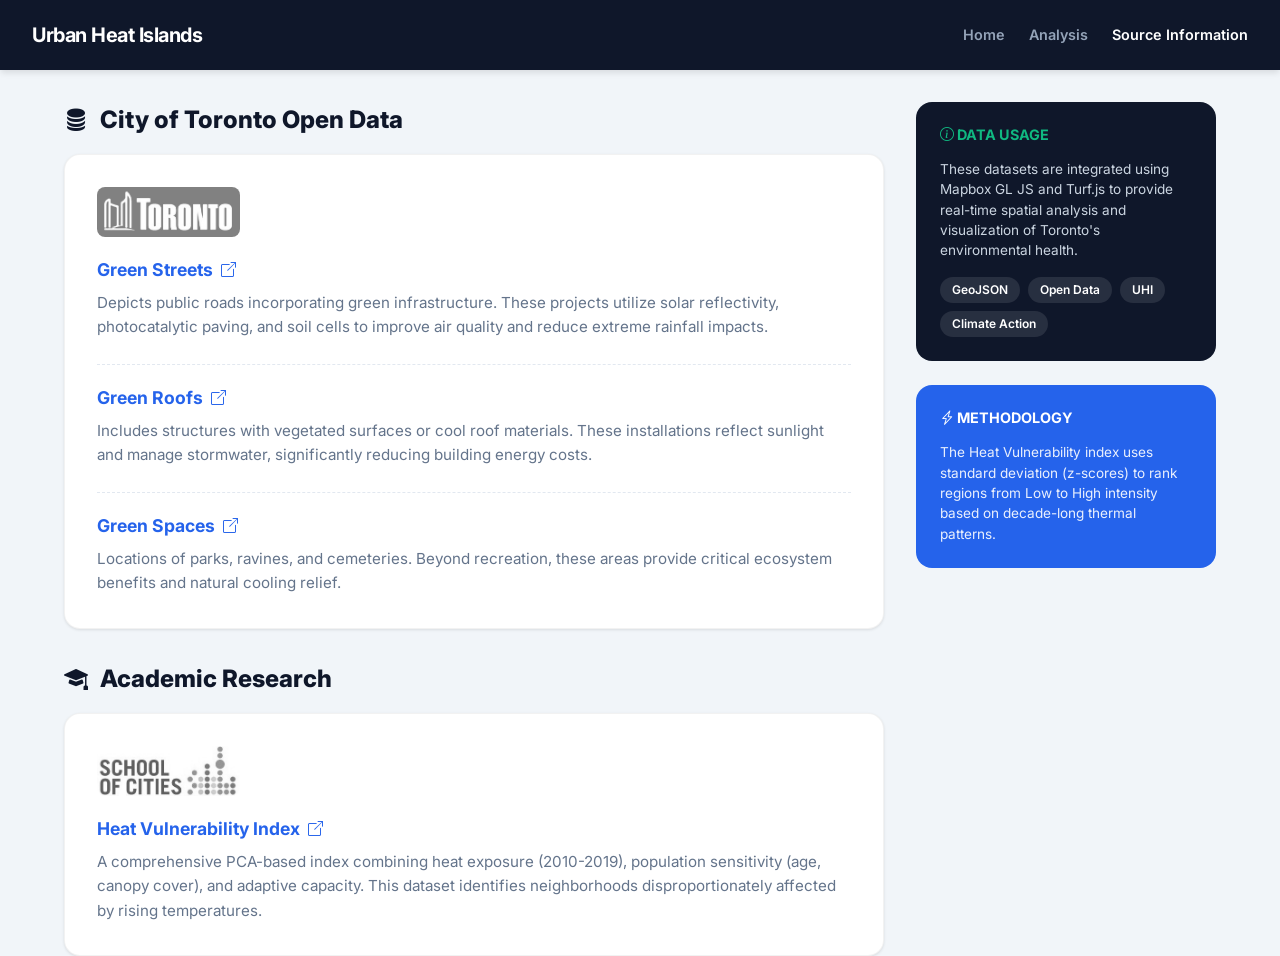
<file: source.html>
<!DOCTYPE html>
<html lang="en">
<head>
    <meta charset="UTF-8">
    <meta name="viewport" content="width=device-width, initial-scale=1.0">
    <title>Sources | Urban Heat Islands</title>
    
    <!-- Fonts & Icons -->
    <link href="https://fonts.googleapis.com/css2?family=Inter:wght@400;600;700&display=swap" rel="stylesheet">
    <link rel="stylesheet" href="https://cdn.jsdelivr.net/npm/bootstrap-icons/font/bootstrap-icons.css">
    <link rel="stylesheet" href="https://cdn.jsdelivr.net/npm/bootstrap@5.3.3/dist/css/bootstrap.min.css">
    
    <style>
        :root {
            --primary: #2563eb;
            --accent: #10b981;
            --dark: #0f172a;
            --sidebar: #1e293b;
            --card-bg: #ffffff;
            --text-main: #1e293b;
            --text-muted: #64748b;
            --bg: #f1f5f9;
        }

        body, html {
            margin: 0; padding: 0; height: 100%;
            font-family: 'Inter', sans-serif;
            background: var(--bg);
            color: var(--text-main);
        }

        /* Header (Matching Analysis/Home) */
        .header {
            background: var(--dark);
            color: white;
            padding: 1rem 2rem;
            display: flex;
            align-items: center;
            justify-content: space-between;
            position: sticky;
            top: 0;
            z-index: 1000;
            box-shadow: 0 4px 6px -1px rgba(0, 0, 0, 0.1);
        }

        .map-title { font-size: 1.25rem; font-weight: 700; letter-spacing: -0.025em; }
        .navbar { display: flex; gap: 1.5rem; }
        .nav-link {
            color: #94a3b8; text-decoration: none;
            font-weight: 600; font-size: 0.9rem; transition: 0.2s;
        }
        .nav-link:hover, .nav-link.active { color: white; }

        /* Layout */
        .main-container {
            max-width: 1200px;
            margin: 2rem auto;
            display: grid;
            grid-template-columns: 1fr 300px;
            gap: 2rem;
            padding: 0 1.5rem;
        }

        /* Source Cards */
        .sources-grid { display: flex; flex-direction: column; gap: 2rem; }
        
        .source-group-title {
            font-size: 1.5rem; font-weight: 800; color: var(--dark);
            margin-bottom: 1rem; display: flex; align-items: center; gap: 0.75rem;
        }

        .source-card {
            background: var(--card-bg);
            border-radius: 1rem;
            padding: 2rem;
            box-shadow: 0 1px 3px rgba(0,0,0,0.1);
            transition: transform 0.2s, box-shadow 0.2s;
            border: 1px solid rgba(0,0,0,0.05);
            display: flex;
            flex-direction: column;
            gap: 1.25rem;
        }

        .source-card:hover {
            transform: translateY(-4px);
            box-shadow: 0 20px 25px -5px rgba(0,0,0,0.1);
        }

        .source-header {
            display: flex;
            justify-content: space-between;
            align-items: flex-start;
        }

        .source-logo {
            max-height: 50px;
            width: auto;
            border-radius: 0.5rem;
            filter: grayscale(100%);
            opacity: 0.7;
            transition: 0.3s;
        }
        .source-card:hover .source-logo { filter: grayscale(0%); opacity: 1; }

        .dataset-item {
            padding-bottom: 1.5rem;
            border-bottom: 1px dashed #e2e8f0;
        }
        .dataset-item:last-child { border-bottom: none; padding-bottom: 0; }

        .dataset-link {
            display: inline-flex;
            align-items: center;
            gap: 0.5rem;
            font-weight: 700;
            color: var(--primary);
            text-decoration: none;
            font-size: 1.1rem;
            margin-bottom: 0.5rem;
        }
        .dataset-link:hover { text-decoration: underline; }
        
        .dataset-desc {
            font-size: 0.95rem;
            line-height: 1.6;
            color: var(--text-muted);
            margin: 0;
        }

        /* Sidebar Insights */
        .info-sidebar {
            display: flex;
            flex-direction: column;
            gap: 1.5rem;
        }

        .insight-card {
            background: var(--dark);
            color: white;
            padding: 1.5rem;
            border-radius: 1rem;
        }

        .insight-card h4 { font-size: 0.9rem; font-weight: 700; color: var(--accent); text-transform: uppercase; margin-bottom: 1rem; }
        .insight-card p { font-size: 0.85rem; color: #cbd5e1; line-height: 1.5; margin: 0; }

        .tag-cloud {
            display: flex;
            flex-wrap: wrap;
            gap: 0.5rem;
            margin-top: 1rem;
        }
        .tag {
            background: rgba(255,255,255,0.1);
            padding: 0.25rem 0.75rem;
            border-radius: 2rem;
            font-size: 0.75rem;
            font-weight: 600;
        }

        @media (max-width: 992px) {
            .main-container { grid-template-columns: 1fr; }
            .info-sidebar { order: -1; }
        }
    </style>
</head>
<body>

    <header class="header">
        <div class="map-title">Urban Heat Islands</div>
        <nav class="navbar">
            <a href="index.html" class="nav-link">Home</a>
            <a href="analysis.html" class="nav-link">Analysis</a>
            <a href="source.html" class="nav-link active">Source Information</a>
        </nav>
    </header>

    <main class="main-container">
        <div class="sources-grid">
            
            <!-- Toronto Open Data Section -->
            <div class="source-section">
                <div class="source-group-title">
                    <i class="bi bi-database-fill"></i> City of Toronto Open Data
                </div>
                <div class="source-card">
                    <div class="source-header">
                        <img src="data/Open_Data_Toronto.jpg" class="source-logo" alt="Toronto Logo">
                    </div>

                    <div class="dataset-item">
                        <a href="https://open.toronto.ca/dataset/green-streets/" class="dataset-link" target="_blank">
                            Green Streets <i class="bi bi-box-arrow-up-right small"></i>
                        </a>
                        <p class="dataset-desc">
                            Depicts public roads incorporating green infrastructure. These projects utilize solar reflectivity, photocatalytic paving, and soil cells to improve air quality and reduce extreme rainfall impacts.
                        </p>
                    </div>

                    <div class="dataset-item">
                        <a href="https://open.toronto.ca/dataset/building-permits-green-roofs/" class="dataset-link" target="_blank">
                            Green Roofs <i class="bi bi-box-arrow-up-right small"></i>
                        </a>
                        <p class="dataset-desc">
                            Includes structures with vegetated surfaces or cool roof materials. These installations reflect sunlight and manage stormwater, significantly reducing building energy costs.
                        </p>
                    </div>

                    <div class="dataset-item">
                        <a href="https://open.toronto.ca/dataset/green-spaces/" class="dataset-link" target="_blank">
                            Green Spaces <i class="bi bi-box-arrow-up-right small"></i>
                        </a>
                        <p class="dataset-desc">
                            Locations of parks, ravines, and cemeteries. Beyond recreation, these areas provide critical ecosystem benefits and natural cooling relief.
                        </p>
                    </div>
                </div>
            </div>

            <!-- School of Cities Section -->
            <div class="source-section">
                <div class="source-group-title">
                    <i class="bi bi-mortarboard-fill"></i> Academic Research
                </div>
                <div class="source-card">
                    <div class="source-header">
                        <img src="data/school_of_cities.jpg" class="source-logo" alt="UofT Logo">
                    </div>

                    <div class="dataset-item">
                        <a href="https://schoolofcities.github.io/heat-vulnerability-toronto/" class="dataset-link" target="_blank">
                            Heat Vulnerability Index <i class="bi bi-box-arrow-up-right small"></i>
                        </a>
                        <p class="dataset-desc">
                            A comprehensive PCA-based index combining heat exposure (2010-2019), population sensitivity (age, canopy cover), and adaptive capacity. This dataset identifies neighborhoods disproportionately affected by rising temperatures.
                        </p>
                    </div>
                </div>
            </div>
        </div>

        <!-- Sidebar Insights -->
        <aside class="info-sidebar">
            <div class="insight-card">
                <h4><i class="bi bi-info-circle"></i> Data Usage</h4>
                <p>These datasets are integrated using Mapbox GL JS and Turf.js to provide real-time spatial analysis and visualization of Toronto's environmental health.</p>
                <div class="tag-cloud">
                    <span class="tag">GeoJSON</span>
                    <span class="tag">Open Data</span>
                    <span class="tag">UHI</span>
                    <span class="tag">Climate Action</span>
                </div>
            </div>

            <div class="insight-card" style="background: var(--primary);">
                <h4 style="color: white;"><i class="bi bi-lightning-charge"></i> Methodology</h4>
                <p style="color: white; opacity: 0.9;">The Heat Vulnerability index uses standard deviation (z-scores) to rank regions from Low to High intensity based on decade-long thermal patterns.</p>
            </div>
        </aside>
    </main>

    <!-- Scripts -->
    <script src="https://api.mapbox.com/mapbox-gl-js/plugins/mapbox-gl-geocoder/v5.1.0/mapbox-gl-geocoder.min.js"></script>
</body>
</html>
</file>
